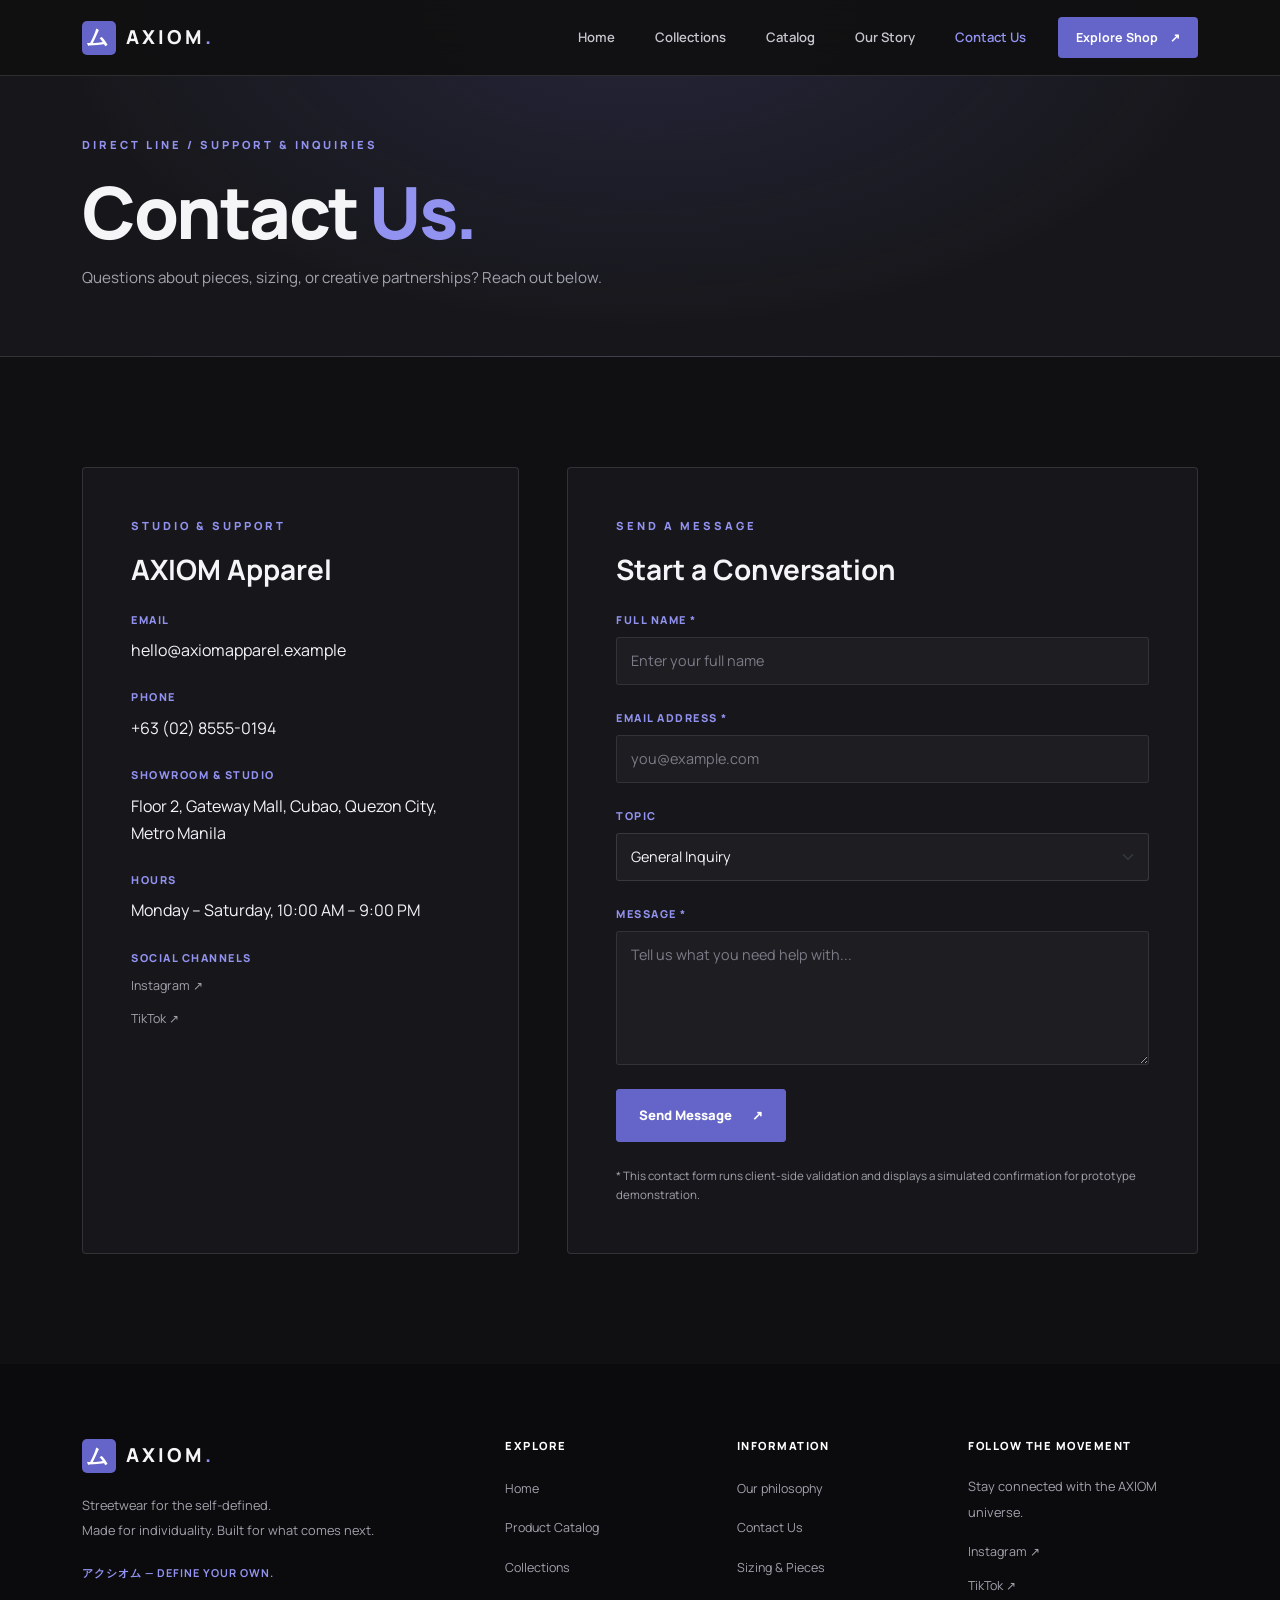
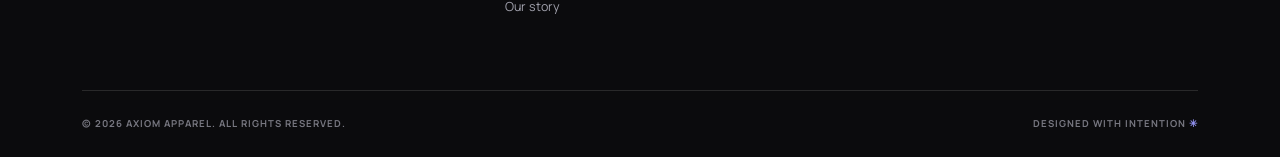
<file: contact-us.html>
<!DOCTYPE html>
<html lang="en">
<head>
    <meta charset="UTF-8">
    <meta name="viewport" content="width=device-width, initial-scale=1.0">
    <meta name="description" content="Get in touch with AXIOM Apparel for inquiries, sizing questions, or collaborations.">
    <title>Contact Us | AXIOM Apparel</title>

    <link rel="preconnect" href="https://fonts.googleapis.com">
    <link rel="preconnect" href="https://fonts.gstatic.com" crossorigin>
    <link href="https://fonts.googleapis.com/css2?family=Manrope:wght@400;500;600;700;800&display=swap" rel="stylesheet">

    <link href="https://cdn.jsdelivr.net/npm/bootstrap@5.3.3/dist/css/bootstrap.min.css" rel="stylesheet">
    <link rel="stylesheet" href="css/main-style.css">
</head>
<body>

    <nav class="navbar navbar-expand-lg fixed-top axiom-navbar" aria-label="Primary Navigation">
        <div class="container axiom-container">
            <a href="index.html" class="brand-logo">
                <span class="logo-symbol" aria-hidden="true">ム</span>
                <span>AXIOM<span class="brand-light">.</span></span>
            </a>

            <button class="navbar-toggler axiom-toggler" type="button" data-bs-toggle="collapse" data-bs-target="#axiomNav" aria-controls="axiomNav" aria-expanded="false" aria-label="Toggle navigation">
                <span class="navbar-toggler-icon"></span>
            </button>

            <div class="collapse navbar-collapse justify-content-end" id="axiomNav">
                <ul class="navbar-nav align-items-lg-center gap-lg-4 py-3 py-lg-0">
                    <li class="nav-item"><a class="nav-link" href="index.html">Home</a></li>
                    <li class="nav-item"><a class="nav-link" href="index.html#categories">Collections</a></li>
                    <li class="nav-item"><a class="nav-link" href="product-catalog.html">Catalog</a></li>
                    <li class="nav-item"><a class="nav-link" href="index.html#about">Our Story</a></li>
                    <li class="nav-item"><a class="nav-link active" href="contact-us.html" aria-current="page">Contact Us</a></li>
                    <li class="nav-item mt-2 mt-lg-0">
                        <a href="product-catalog.html" class="nav-shop-btn">Explore Shop <span aria-hidden="true">↗</span></a>
                    </li>
                </ul>
            </div>
        </div>
    </nav>

    <header class="page-banner">
        <div class="container axiom-container">
            <p class="section-kicker">DIRECT LINE / SUPPORT & INQUIRIES</p>
            <h1>Contact <span>Us.</span></h1>
            <p class="page-banner-sub">Questions about pieces, sizing, or creative partnerships? Reach out below.</p>
        </div>
    </header>

    <main class="section-padding">
        <div class="container axiom-container">
            <div class="row g-5">

                <div class="col-12 col-lg-5">
                    <div class="contact-info-box p-4 p-md-5 h-100">
                        <p class="section-kicker">STUDIO & SUPPORT</p>
                        <h2 class="h3 fw-bold mb-4">AXIOM <span>Apparel</span></h2>

                        <div class="mb-4">
                            <span class="contact-label">EMAIL</span>
                            <p class="mb-0">hello@axiomapparel.example</p>
                        </div>

                        <div class="mb-4">
                            <span class="contact-label">PHONE</span>
                            <p class="mb-0">+63 (02) 8555-0194</p>
                        </div>

                        <div class="mb-4">
                            <span class="contact-label">SHOWROOM & STUDIO</span>
                            <p class="mb-0">Floor 2, Gateway Mall, Cubao, Quezon City, Metro Manila</p>
                        </div>

                        <div class="mb-4">
                            <span class="contact-label">HOURS</span>
                            <p class="mb-0">Monday – Saturday, 10:00 AM – 9:00 PM</p>
                        </div>

                        <div>
                            <span class="contact-label">SOCIAL CHANNELS</span>
                            <div class="social-links mt-2">
                                <a href="https://www.instagram.com/" target="_blank" rel="noopener noreferrer">Instagram <span aria-hidden="true">↗</span></a>
                                <a href="https://www.tiktok.com/" target="_blank" rel="noopener noreferrer">TikTok <span aria-hidden="true">↗</span></a>
                            </div>
                        </div>
                    </div>
                </div>

                <div class="col-12 col-lg-7">
                    <div class="contact-form-box p-4 p-md-5">
                        <p class="section-kicker">SEND A MESSAGE</p>
                        <h2 class="h3 fw-bold mb-4">Start a <span>Conversation</span></h2>

                        <form id="contact-form" novalidate>
                            <div class="mb-4">
                                <label for="full-name" class="form-label axiom-form-label">Full Name *</label>
                                <input type="text" id="full-name" name="fullName" class="form-control axiom-input" placeholder="Enter your full name" autocomplete="name">
                                <div id="full-name-error" class="field-error" aria-live="polite"></div>
                            </div>

                            <div class="mb-4">
                                <label for="email-address" class="form-label axiom-form-label">Email Address *</label>
                                <input type="email" id="email-address" name="email" class="form-control axiom-input" placeholder="you@example.com" autocomplete="email">
                                <div id="email-address-error" class="field-error" aria-live="polite"></div>
                            </div>

                            <div class="mb-4">
                                <label for="inquiry-topic" class="form-label axiom-form-label">Topic</label>
                                <select id="inquiry-topic" name="topic" class="form-select axiom-input">
                                    <option value="General Inquiry">General Inquiry</option>
                                    <option value="Sizing & Fit">Sizing & Fit</option>
                                    <option value="Order & Bag Support">Order & Bag Support</option>
                                    <option value="Collaboration">Collaboration</option>
                                </select>
                            </div>

                            <div class="mb-4">
                                <label for="message-body" class="form-label axiom-form-label">Message *</label>
                                <textarea id="message-body" name="message" rows="5" class="form-control axiom-input" placeholder="Tell us what you need help with..."></textarea>
                                <div id="message-body-error" class="field-error" aria-live="polite"></div>
                            </div>

                            <button type="submit" class="btn-primary">Send Message <span aria-hidden="true">↗</span></button>
                        </form>

                        <div id="form-confirmation" class="alert-box mt-4 d-none" role="status" aria-live="polite"></div>

                        <p class="demo-note mt-4">
                            * This contact form runs client-side validation and displays a simulated confirmation for prototype demonstration.
                        </p>
                    </div>
                </div>

            </div>
        </div>
    </main>

    <footer class="site-footer">
        <div class="container axiom-container">
            <div class="footer-grid">
                <div class="footer-brand">
                    <a href="index.html" class="brand-logo">
                        <span class="logo-symbol" aria-hidden="true">ム</span>
                        <span>AXIOM<span class="brand-light">.</span></span>
                    </a>
                    <p class="footer-description">
                        Streetwear for the self-defined.<br>
                        Made for individuality. Built for what comes next.
                    </p>
                    <p class="footer-japanese">アクシオム — DEFINE YOUR OWN.</p>
                </div>

                <div>
                    <h4>EXPLORE</h4>
                    <ul class="footer-links">
                        <li><a href="index.html">Home</a></li>
                        <li><a href="product-catalog.html">Product Catalog</a></li>
                        <li><a href="index.html#categories">Collections</a></li>
                        <li><a href="index.html#about">Our story</a></li>
                    </ul>
                </div>

                <div>
                    <h4>INFORMATION</h4>
                    <ul class="footer-links">
                        <li><a href="index.html#about">Our philosophy</a></li>
                        <li><a href="contact-us.html">Contact Us</a></li>
                        <li><a href="product-catalog.html">Sizing & Pieces</a></li>
                    </ul>
                </div>

                <div>
                    <h4>FOLLOW THE MOVEMENT</h4>
                    <p class="footer-description">Stay connected with the AXIOM universe.</p>
                    <div class="social-links">
                        <a href="https://www.instagram.com/" target="_blank" rel="noopener noreferrer">Instagram <span aria-hidden="true">↗</span></a>
                        <a href="https://www.tiktok.com/" target="_blank" rel="noopener noreferrer">TikTok <span aria-hidden="true">↗</span></a>
                    </div>
                </div>
            </div>

            <div class="footer-bottom">
                <p>© 2026 AXIOM APPAREL. ALL RIGHTS RESERVED.</p>
                <p>DESIGNED WITH INTENTION <span aria-hidden="true">✳</span></p>
            </div>
        </div>
    </footer>

    <script src="https://cdn.jsdelivr.net/npm/bootstrap@5.3.3/dist/js/bootstrap.bundle.min.js"></script>
    <script src="js/main.js" defer></script>
</body>
</html>
</file>
<file: css/main-style.css>
:root {
    --bg: #101012;
    --bg-soft: #17171b;
    --bg-card: #1d1d22;
    --accent: #6565c9;
    --accent-light: #9292f0;
    --text: #f5f5f7;
    --muted: #a2a2ad;
    --border: rgba(255, 255, 255, 0.12);
    --error: #ff7b8a;
    --success: #7ee2b8;
    --font-main: "Manrope", "Century Gothic", sans-serif;
}

* {
    margin: 0;
    padding: 0;
    box-sizing: border-box;
    scroll-behavior: smooth;
}

body {
    background: var(--bg);
    color: var(--text);
    font-family: var(--font-main);
    line-height: 1.7;
    overflow-x: hidden;
}

img {
    display: block;
    width: 100%;
    object-fit: cover;
}

a {
    color: inherit;
    text-decoration: none;
}

a:focus-visible,
button:focus-visible,
input:focus-visible,
select:focus-visible,
textarea:focus-visible {
    outline: 2px solid var(--accent-light);
    outline-offset: 3px;
}

::selection {
    background: var(--accent);
    color: #ffffff;
}

.axiom-container {
    width: min(1160px, 90%);
    margin: 0 auto;
}

.section-padding {
    padding: 110px 0;
}

.section-kicker {
    color: var(--accent-light);
    font-size: 0.7rem;
    font-weight: 800;
    letter-spacing: 3px;
    text-transform: uppercase;
    margin-bottom: 18px;
}

.section-heading {
    display: flex;
    justify-content: space-between;
    align-items: flex-end;
    gap: 24px;
    margin-bottom: 42px;
}

.section-heading h2,
.statement-section h2 {
    font-size: clamp(2rem, 4vw, 3.4rem);
    font-weight: 800;
    letter-spacing: -2px;
    line-height: 1.2;
}

.section-heading h2 span,
.statement-section h2 span,
.about-copy h2 span,
.promo-content h2 span,
.page-banner h1 span {
    color: var(--accent-light);
}

.heading-note,
.text-link {
    color: var(--muted);
    font-size: 0.85rem;
}

.text-link {
    padding-bottom: 8px;
    border-bottom: 1px solid var(--accent);
    transition: color 0.3s ease;
}

.text-link:hover {
    color: var(--accent-light);
}

/* Navbar (Customized Bootstrap) */
.axiom-navbar {
    background: rgba(16, 16, 18, 0.94);
    border-bottom: 1px solid var(--border);
    backdrop-filter: blur(16px);
    min-height: 76px;
}

.brand-logo {
    display: inline-flex;
    align-items: center;
    gap: 10px;
    flex-shrink: 0;
    color: var(--text);
    font-size: 1.2rem;
    font-weight: 800;
    letter-spacing: 3px;
}

.logo-symbol {
    display: inline-flex;
    align-items: center;
    justify-content: center;
    width: 34px;
    height: 34px;
    background: var(--accent);
    color: #ffffff;
    border-radius: 5px;
    font-size: 1.4rem;
    line-height: 1;
}

.brand-light {
    color: var(--accent-light);
}

.axiom-navbar .nav-link {
    color: #c5c5cc;
    font-size: 0.82rem;
    font-weight: 600;
    padding: 6px 0;
    transition: color 0.3s ease;
}

.axiom-navbar .nav-link:hover,
.axiom-navbar .nav-link.active {
    color: var(--accent-light);
}

.axiom-toggler {
    border-color: var(--border);
}

.axiom-toggler .navbar-toggler-icon {
    filter: invert(1);
}

.nav-shop-btn {
    display: inline-flex;
    align-items: center;
    gap: 12px;
    padding: 10px 18px;
    background: var(--accent);
    border-radius: 4px;
    color: #ffffff;
    font-size: 0.78rem;
    font-weight: 700;
    transition: background 0.3s ease, transform 0.3s ease;
}

.nav-shop-btn:hover {
    background: #7777df;
    color: #ffffff;
    transform: translateY(-2px);
}

/* Hero Section */
.hero-section {
    position: relative;
    isolation: isolate;
    display: flex;
    align-items: center;
    min-height: 100vh;
    min-height: 100svh;
    padding: 140px 0 100px;
    background-color: #202027;
    background-image: url("https://images.unsplash.com/photo-1529139574466-a303027c1d8b?auto=format&fit=crop&w=2000&q=90");
    background-position: center 35%;
    background-size: cover;
}

.hero-overlay {
    position: absolute;
    inset: 0;
    z-index: -1;
    background:
        linear-gradient(90deg,
            rgba(12, 12, 16, 0.97) 0%,
            rgba(12, 12, 16, 0.82) 43%,
            rgba(12, 12, 16, 0.25) 100%),
        linear-gradient(0deg,
            rgba(12, 12, 16, 0.7),
            transparent 45%);
}

.hero-content {
    position: relative;
}

.eyebrow {
    display: flex;
    align-items: center;
    gap: 10px;
    color: #d3d3dc;
    font-size: 0.72rem;
    font-weight: 700;
    letter-spacing: 3px;
    margin-bottom: 28px;
}

.status-dot {
    width: 8px;
    height: 8px;
    background: var(--accent-light);
    border-radius: 50%;
    box-shadow: 0 0 12px var(--accent-light);
}

.hero-content h1 {
    font-size: clamp(4rem, 10vw, 8.5rem);
    font-weight: 800;
    line-height: 0.94;
    letter-spacing: -7px;
    margin-bottom: 30px;
}

.hero-content h1 span {
    color: var(--accent-light);
}

.hero-description {
    color: #d0d0d8;
    font-size: clamp(1rem, 1.5vw, 1.15rem);
    line-height: 1.9;
    margin-bottom: 34px;
}

.hero-description em {
    color: #ffffff;
}

.hero-buttons {
    display: flex;
    flex-wrap: wrap;
    align-items: center;
    gap: 28px;
}

.btn-primary,
.btn-light {
    display: inline-flex;
    align-items: center;
    justify-content: center;
    gap: 20px;
    padding: 14px 22px;
    background: var(--accent);
    color: #ffffff;
    border: 1px solid var(--accent);
    border-radius: 3px;
    font-size: 0.82rem;
    font-weight: 800;
    cursor: pointer;
    transition: background 0.3s ease, transform 0.3s ease;
}

.btn-primary:hover {
    background: #7777df;
    border-color: #7777df;
    color: #ffffff;
    transform: translateY(-2px);
}

.btn-outline-axiom {
    padding: 9px 16px;
    background: transparent;
    color: var(--text);
    border: 1px solid var(--border);
    border-radius: 3px;
    font-size: 0.78rem;
    font-weight: 700;
    cursor: pointer;
    transition: border-color 0.3s ease, color 0.3s ease;
}

.btn-outline-axiom:hover {
    border-color: var(--accent-light);
    color: var(--accent-light);
}

.btn-text {
    color: #eeeef2;
    font-size: 0.82rem;
    font-weight: 700;
    border-bottom: 1px solid rgba(255, 255, 255, 0.5);
    padding: 9px 0;
    transition: color 0.3s ease;
}

.btn-text:hover {
    color: var(--accent-light);
}

.hero-bottom-note {
    position: absolute;
    left: 12px;
    right: 12px;
    bottom: -175px;
    display: flex;
    justify-content: space-between;
    gap: 20px;
    color: #c0c0ca;
    font-size: 0.65rem;
    font-weight: 700;
    letter-spacing: 2px;
}

.hero-side-label {
    position: absolute;
    top: 50%;
    right: 30px;
    color: rgba(255, 255, 255, 0.7);
    font-size: 0.7rem;
    letter-spacing: 4px;
    writing-mode: vertical-rl;
}

/* Sub-page Banner */
.page-banner {
    padding: 135px 0 65px;
    background:
        radial-gradient(ellipse at 50% 0%, rgba(101, 101, 201, 0.18), transparent 65%),
        var(--bg-soft);
    border-bottom: 1px solid var(--border);
}

.page-banner h1 {
    font-size: clamp(2.5rem, 6vw, 4.5rem);
    font-weight: 800;
    letter-spacing: -2.5px;
    line-height: 1.1;
    margin-bottom: 14px;
}

.page-banner-sub {
    color: var(--muted);
    max-width: 600px;
    font-size: 0.95rem;
    margin-bottom: 0;
}

/* Statement Section */
.statement-section {
    padding: 115px 0;
    text-align: center;
    background:
        radial-gradient(ellipse at 50% 0%, rgba(101, 101, 201, 0.13), transparent 60%),
        var(--bg-soft);
    border-bottom: 1px solid var(--border);
}

.statement-section .section-kicker {
    margin-bottom: 25px;
}

.statement-section h2 {
    font-size: clamp(2.3rem, 5vw, 4.5rem);
    margin-bottom: 28px;
}

.statement-description {
    max-width: 620px;
    margin: 0 auto;
    color: var(--muted);
    font-size: 0.95rem;
    line-height: 2;
}

/* Categories */
.categories-section {
    background: var(--bg);
}

.category-card {
    position: relative;
    display: block;
    height: 440px;
    overflow: hidden;
    background: var(--bg-card);
    border: 1px solid var(--border);
}

.category-card img {
    height: 100%;
    transition: transform 0.7s ease;
}

.category-card:hover img {
    transform: scale(1.06);
}

.category-shade {
    position: absolute;
    inset: 0;
    background: linear-gradient(
        0deg,
        rgba(10, 10, 13, 0.95) 0%,
        rgba(10, 10, 13, 0.25) 55%,
        rgba(10, 10, 13, 0.05) 100%
    );
}

.category-info {
    position: absolute;
    left: 25px;
    right: 25px;
    bottom: 25px;
}

.category-info > span {
    color: var(--accent-light);
    font-size: 0.63rem;
    font-weight: 800;
    letter-spacing: 2px;
}

.category-info h3 {
    font-size: 1.7rem;
    font-weight: 800;
    margin: 8px 0 4px;
}

.category-info p {
    display: flex;
    justify-content: space-between;
    align-items: center;
    color: #d0d0d8;
    font-size: 0.8rem;
    margin-bottom: 0;
}

.category-info p span {
    color: var(--accent-light);
    font-size: 1.2rem;
}

/* Products */
.featured-section {
    background: var(--bg-soft);
    border-top: 1px solid var(--border);
    border-bottom: 1px solid var(--border);
}

.product-card {
    min-width: 0;
}

.product-image {
    position: relative;
    height: 350px;
    overflow: hidden;
    background: var(--bg-card);
}

.product-image img {
    height: 100%;
    transition: transform 0.5s ease, opacity 0.3s ease;
}

.product-card:hover .product-image img {
    transform: scale(1.05);
    opacity: 0.8;
}

.product-tag {
    position: absolute;
    top: 14px;
    left: 14px;
    z-index: 2;
    padding: 6px 9px;
    background: var(--accent);
    color: #ffffff;
    font-size: 0.57rem;
    font-weight: 800;
    letter-spacing: 1px;
}

.tag-new {
    background: #e5e5ed;
    color: #17171b;
}

.quick-view {
    position: absolute;
    left: 12px;
    right: 12px;
    bottom: 12px;
    display: block;
    width: calc(100% - 24px);
    padding: 11px;
    text-align: center;
    background: rgba(16, 16, 18, 0.92);
    border: 1px solid var(--border);
    color: #ffffff;
    font-size: 0.75rem;
    font-weight: 700;
    cursor: pointer;
    opacity: 0;
    transform: translateY(8px);
    transition: all 0.3s ease;
}

.product-card:hover .quick-view,
.product-card:focus-within .quick-view {
    opacity: 1;
    transform: translateY(0);
}

.quick-view:hover {
    background: var(--accent);
    color: #ffffff;
}

.product-info {
    padding-top: 19px;
}

.product-type {
    color: var(--accent-light);
    font-size: 0.59rem;
    font-weight: 800;
    letter-spacing: 1.5px;
    margin-bottom: 6px;
}

.product-info h3 {
    font-size: 0.95rem;
    font-weight: 700;
    margin-bottom: 12px;
}

.product-bottom {
    display: flex;
    justify-content: space-between;
    align-items: center;
    color: #ededf2;
    font-size: 0.86rem;
    font-weight: 700;
}

.product-color {
    color: var(--accent-light);
    font-size: 0.72rem;
    letter-spacing: 3px;
}

/* Catalog Filters & Bag */
.filter-btn {
    padding: 9px 16px;
    background: var(--bg-card);
    color: var(--muted);
    border: 1px solid var(--border);
    border-radius: 3px;
    font-size: 0.78rem;
    font-weight: 700;
    cursor: pointer;
    transition: all 0.25s ease;
}

.filter-btn:hover,
.filter-btn.active {
    background: var(--accent);
    border-color: var(--accent);
    color: #ffffff;
}

.bag-panel,
.contact-info-box,
.contact-form-box {
    background: var(--bg-soft);
    border: 1px solid var(--border);
    border-radius: 4px;
}

.bag-item-row {
    display: flex;
    flex-wrap: wrap;
    justify-content: space-between;
    align-items: center;
    gap: 12px;
    padding: 12px 0;
    border-bottom: 1px solid var(--border);
}

.qty-controls {
    display: inline-flex;
    align-items: center;
    gap: 8px;
}

.qty-btn {
    width: 28px;
    height: 28px;
    background: var(--bg-card);
    color: var(--text);
    border: 1px solid var(--border);
    border-radius: 3px;
    font-weight: 700;
    cursor: pointer;
}

.qty-btn:hover {
    border-color: var(--accent-light);
    color: var(--accent-light);
}

.bag-footer {
    border-top: 1px solid var(--border);
}

/* Forms & Validation */
.axiom-form-label,
.contact-label {
    display: block;
    color: var(--accent-light);
    font-size: 0.68rem;
    font-weight: 800;
    letter-spacing: 1.5px;
    text-transform: uppercase;
    margin-bottom: 8px;
}

.axiom-input {
    background-color: var(--bg-card);
    color: var(--text);
    border: 1px solid var(--border);
    border-radius: 3px;
    padding: 12px 14px;
    font-size: 0.9rem;
}

.axiom-input:focus {
    background-color: var(--bg-card);
    color: var(--text);
    border-color: var(--accent-light);
    box-shadow: none;
}

.axiom-input::placeholder {
    color: #7c7c88;
}

.axiom-input.is-invalid-field {
    border-color: var(--error);
}

.field-error {
    color: var(--error);
    font-size: 0.78rem;
    font-weight: 600;
    margin-top: 6px;
}

.alert-box {
    padding: 16px 20px;
    background: rgba(126, 226, 184, 0.1);
    border: 1px solid var(--success);
    border-radius: 4px;
    color: var(--success);
    font-size: 0.88rem;
}

.demo-note {
    margin: 35px 0 0;
    color: var(--muted);
    font-size: 0.72rem;
}

/* About Section */
.about-section {
    padding: 120px 0;
    background: var(--bg);
}

.about-grid {
    display: grid;
    grid-template-columns: 1fr 1fr;
    align-items: center;
    gap: 65px;
}

.about-image-wrap {
    position: relative;
    height: 610px;
    background: var(--bg-card);
    overflow: hidden;
}

.about-image-wrap img {
    height: 100%;
}

.image-caption {
    position: absolute;
    left: 0;
    right: 0;
    bottom: 0;
    display: flex;
    justify-content: space-between;
    gap: 12px;
    padding: 35px 18px 18px;
    background: linear-gradient(transparent, rgba(0, 0, 0, 0.8));
    color: #ffffff;
    font-size: 0.6rem;
    font-weight: 800;
    letter-spacing: 1.5px;
}

.about-copy h2 {
    font-size: clamp(2.5rem, 5vw, 4.5rem);
    font-weight: 800;
    letter-spacing: -3px;
    line-height: 1.1;
    margin-bottom: 30px;
}

.about-copy > p:not(.section-kicker) {
    max-width: 510px;
    color: var(--muted);
    font-size: 0.9rem;
    line-height: 2;
    margin-bottom: 20px;
}

.about-copy .btn-primary {
    margin-top: 12px;
}

.about-stats {
    display: flex;
    flex-wrap: wrap;
    gap: 28px;
    margin-top: 45px;
    padding-top: 25px;
    border-top: 1px solid var(--border);
}

.about-stats div {
    display: flex;
    flex-direction: column;
    gap: 5px;
}

.about-stats strong {
    color: var(--accent-light);
    font-size: 1.3rem;
}

.about-stats span {
    color: var(--muted);
    font-size: 0.58rem;
    font-weight: 800;
    letter-spacing: 1px;
}

/* Promo Section */
.promo-section {
    position: relative;
    overflow: hidden;
    padding: 100px 0;
    text-align: center;
    background:
        radial-gradient(ellipse at 50% 110%, rgba(101, 101, 201, 0.5), transparent 65%),
        linear-gradient(135deg, #20202a, #131316 70%);
    border-top: 1px solid var(--border);
    border-bottom: 1px solid var(--border);
}

.promo-content {
    position: relative;
    z-index: 1;
}

.promo-content h2 {
    font-size: clamp(2.5rem, 6vw, 5rem);
    font-weight: 800;
    letter-spacing: -3px;
    line-height: 1.15;
    margin-bottom: 20px;
}

.promo-content > p:not(.section-kicker) {
    color: #c4c4ce;
    font-size: 0.9rem;
    margin-bottom: 30px;
}

.btn-light {
    background: #ffffff;
    color: #17171b;
    border-color: #ffffff;
}

.btn-light:hover {
    background: var(--accent-light);
    color: #ffffff;
    border-color: var(--accent-light);
    transform: translateY(-2px);
}

.promo-japanese {
    position: absolute;
    top: 50%;
    left: 50%;
    z-index: -1;
    transform: translate(-50%, -50%);
    color: rgba(255, 255, 255, 0.035);
    font-size: clamp(9rem, 25vw, 20rem);
    font-weight: 800;
    pointer-events: none;
}

/* Footer */
.site-footer {
    padding: 75px 0 25px;
    background: #0b0b0d;
}

.footer-grid {
    display: grid;
    grid-template-columns: 2fr 1fr 1fr 1.2fr;
    gap: 40px;
    padding-bottom: 55px;
}

.footer-brand .brand-logo {
    margin-bottom: 20px;
}

.footer-description {
    color: var(--muted);
    font-size: 0.8rem;
    line-height: 2;
}

.footer-japanese {
    color: var(--accent-light);
    font-size: 0.68rem;
    font-weight: 700;
    letter-spacing: 1px;
    margin-top: 20px;
}

.site-footer h4 {
    color: #ffffff;
    font-size: 0.7rem;
    font-weight: 800;
    letter-spacing: 1.5px;
    margin-bottom: 22px;
}

.footer-links {
    list-style: none;
    padding-left: 0;
}

.footer-links li {
    margin-bottom: 12px;
}

.footer-links a,
.social-links a {
    color: var(--muted);
    font-size: 0.78rem;
    transition: color 0.3s ease;
}

.footer-links a:hover,
.social-links a:hover {
    color: var(--accent-light);
}

.social-links {
    display: flex;
    flex-direction: column;
    align-items: flex-start;
    gap: 12px;
}

.footer-bottom {
    display: flex;
    justify-content: space-between;
    align-items: center;
    gap: 20px;
    padding-top: 25px;
    border-top: 1px solid var(--border);
}

.footer-bottom p {
    color: #777780;
    font-size: 0.6rem;
    font-weight: 700;
    letter-spacing: 1px;
    margin: 0;
}

.footer-bottom span {
    color: var(--accent-light);
}

@media (max-width: 1000px) {
    .about-grid {
        gap: 35px;
    }

    .about-image-wrap {
        height: 520px;
    }

    .footer-grid {
        grid-template-columns: 1.5fr 1fr 1fr;
    }

    .footer-brand {
        grid-column: 1 / -1;
    }
}

@media (max-width: 700px) {
    .section-padding {
        padding: 75px 0;
    }

    .section-heading {
        align-items: flex-start;
        flex-direction: column;
        margin-bottom: 30px;
        gap: 14px;
    }

    .section-heading h2 {
        letter-spacing: -1px;
    }

    .hero-section {
        min-height: 760px;
        min-height: 100svh;
        padding: 135px 0 100px;
        background-position: 58% center;
    }

    .hero-overlay {
        background:
            linear-gradient(90deg,
                rgba(12, 12, 16, 0.94),
                rgba(12, 12, 16, 0.58)),
            linear-gradient(0deg,
                rgba(12, 12, 16, 0.75),
                transparent);
    }

    .hero-content h1 {
        font-size: clamp(3.8rem, 15vw, 6.2rem);
        letter-spacing: -4px;
    }

    .hero-description {
        font-size: 0.95rem;
    }

    .hero-buttons {
        align-items: flex-start;
        flex-direction: column;
        gap: 15px;
    }

    .hero-bottom-note {
        bottom: -90px;
        flex-direction: column;
        gap: 8px;
        font-size: 0.55rem;
    }

    .hero-side-label {
        right: 15px;
    }

    .statement-section {
        padding: 80px 0;
    }

    .statement-section h2 {
        letter-spacing: -1.5px;
    }

    .statement-description {
        font-size: 0.85rem;
    }

    .category-card {
        height: 420px;
    }

    .product-image {
        height: clamp(190px, 52vw, 320px);
    }

    .quick-view {
        opacity: 1;
        transform: none;
    }

    .about-section {
        padding: 75px 0;
    }

    .about-grid {
        grid-template-columns: 1fr;
        gap: 35px;
    }

    .about-image-wrap {
        height: 450px;
    }

    .about-copy h2 {
        letter-spacing: -1.5px;
    }

    .promo-section {
        padding: 80px 0;
    }

    .promo-content h2 {
        letter-spacing: -1.5px;
    }

    .site-footer {
        padding-top: 60px;
    }

    .footer-grid {
        grid-template-columns: repeat(2, minmax(0, 1fr));
        gap: 35px 25px;
        padding-bottom: 35px;
    }

    .footer-brand {
        grid-column: 1 / -1;
    }

    .footer-bottom {
        align-items: flex-start;
        flex-direction: column;
        gap: 10px;
    }
}

@media (max-width: 400px) {
    .hero-content h1 {
        font-size: 3.5rem;
    }

    .category-card {
        height: 340px;
    }

    .category-info {
        left: 16px;
        right: 16px;
        bottom: 18px;
    }

    .category-info h3 {
        font-size: 1.4rem;
    }

    .product-image {
        height: 175px;
    }
}

@media (prefers-reduced-motion: reduce) {
    *,
    *::before,
    *::after {
        scroll-behavior: auto !important;
        transition-duration: 0.01ms !important;
        animation-duration: 0.01ms !important;
    }
}
</file>
